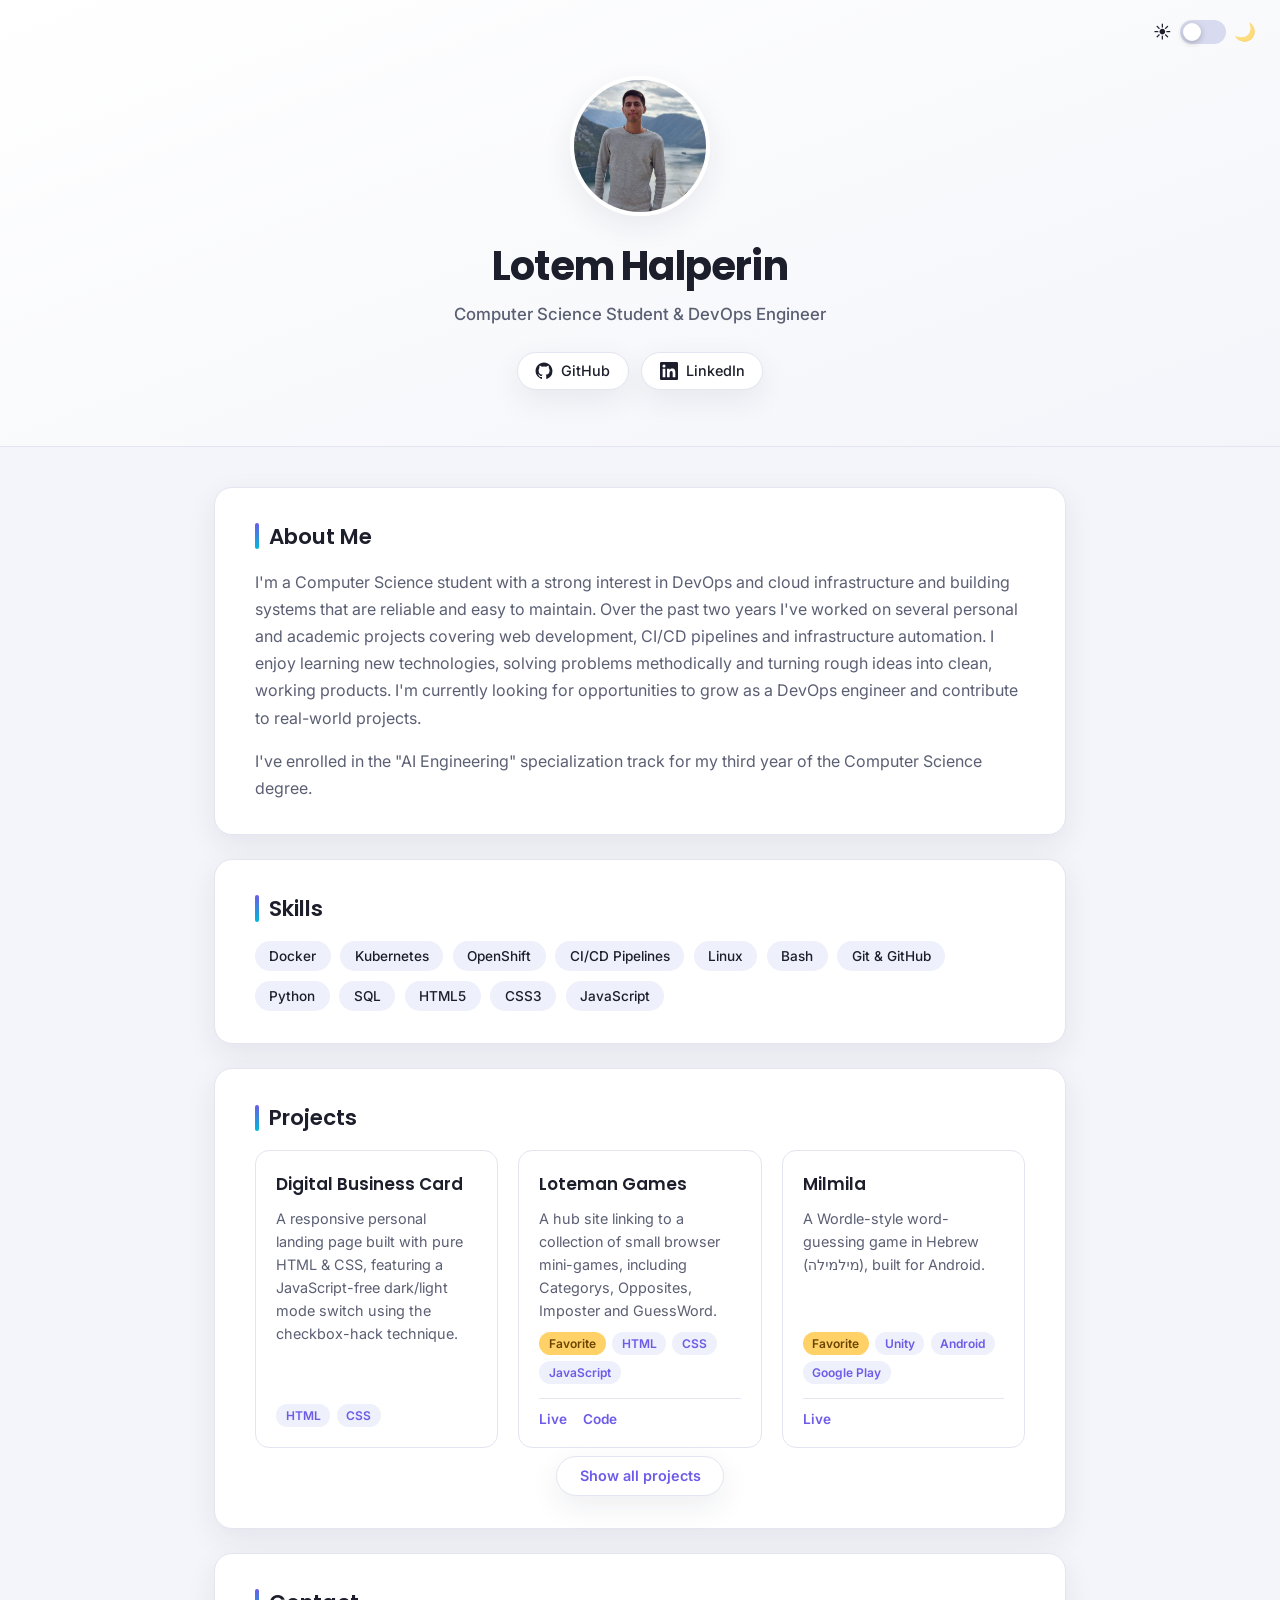
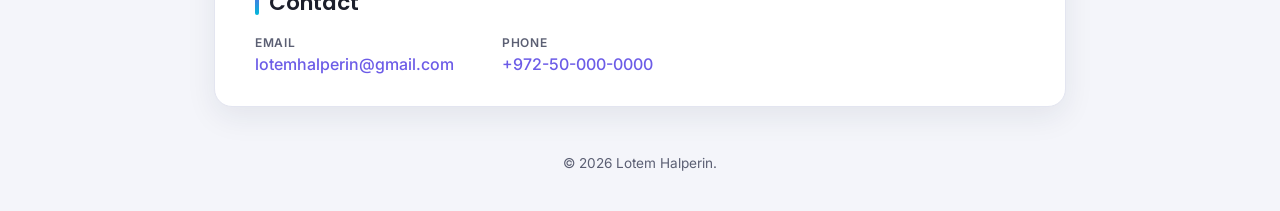
<file: index.html>
<!DOCTYPE html>
<html lang="en">
<head>
  <meta charset="UTF-8">
  <meta name="viewport" content="width=device-width, initial-scale=1.0">
  <title>Lotem Halperin | Digital Business Card</title>
  <meta name="description" content="Digital business card for Lotem Halperin, Computer Science student and DevOps Engineer.">
  <link rel="preconnect" href="https://fonts.googleapis.com">
  <link href="https://fonts.googleapis.com/css2?family=Poppins:wght@400;500;600;700&family=Inter:wght@400;500;600&display=swap" rel="stylesheet">
  <link rel="stylesheet" href="style.css">
</head>
<body>

  <!-- Pure-CSS theme switch: this checkbox drives every dark-mode rule via the ~ combinator below -->
  <input type="checkbox" id="theme-toggle" class="theme-toggle-input">

  <div class="site">

    <header class="hero">
      <div class="hero__toggle">
        <label for="theme-toggle" class="theme-switch" aria-label="Toggle dark mode">
          <span class="theme-switch__icon theme-switch__icon--sun">☀️</span>
          <span class="theme-switch__track"><span class="theme-switch__thumb"></span></span>
          <span class="theme-switch__icon theme-switch__icon--moon">🌙</span>
        </label>
      </div>

      <div class="hero__content">
        <img class="hero__photo" src="assets/profile.jpg" alt="Portrait of Lotem Halperin">
        <h1 class="hero__name">Lotem Halperin</h1>
        <p class="hero__title">Computer Science Student &amp; DevOps Engineer</p>

        <nav class="hero__socials" aria-label="Social links">
          <a class="social-btn" href="https://github.com/Loteman" target="_blank" rel="noopener noreferrer">
            <svg class="social-btn__icon" viewBox="0 0 24 24" fill="currentColor" aria-hidden="true"><path d="M12 .5C5.73.5.75 5.48.75 11.75c0 5.02 3.26 9.28 7.78 10.78.57.1.78-.25.78-.55 0-.27-.01-1.16-.02-2.11-3.16.69-3.83-1.34-3.83-1.34-.52-1.31-1.26-1.66-1.26-1.66-1.03-.7.08-.69.08-.69 1.14.08 1.74 1.17 1.74 1.17 1.01 1.74 2.65 1.24 3.3.95.1-.73.4-1.24.72-1.53-2.52-.29-5.17-1.26-5.17-5.6 0-1.24.44-2.24 1.17-3.03-.12-.29-.51-1.46.11-3.04 0 0 .96-.31 3.14 1.16a10.9 10.9 0 0 1 5.72 0c2.18-1.47 3.14-1.16 3.14-1.16.62 1.58.23 2.75.11 3.04.73.79 1.17 1.79 1.17 3.03 0 4.35-2.65 5.31-5.18 5.59.41.35.77 1.04.77 2.11 0 1.52-.01 2.75-.01 3.12 0 .3.2.66.79.55A11.26 11.26 0 0 0 23.25 11.75C23.25 5.48 18.27.5 12 .5Z"/></svg>
            <span>GitHub</span>
          </a>
          <a class="social-btn" href="https://www.linkedin.com/in/lotem-halperin-0811503b7/" target="_blank" rel="noopener noreferrer">
            <svg class="social-btn__icon" viewBox="0 0 24 24" fill="currentColor" aria-hidden="true"><path d="M20.45 20.45h-3.55v-5.57c0-1.33-.02-3.03-1.85-3.03-1.85 0-2.14 1.45-2.14 2.94v5.66H9.36V9h3.41v1.56h.05c.47-.9 1.63-1.85 3.36-1.85 3.6 0 4.27 2.37 4.27 5.45v6.29ZM5.34 7.43a2.06 2.06 0 1 1 0-4.12 2.06 2.06 0 0 1 0 4.12ZM7.12 20.45H3.56V9h3.56v11.45ZM22.22 0H1.77C.8 0 0 .78 0 1.75v20.5C0 23.22.8 24 1.77 24h20.45c.98 0 1.78-.78 1.78-1.75V1.75C24 .78 23.2 0 22.22 0Z"/></svg>
            <span>LinkedIn</span>
          </a>
        </nav>
      </div>
    </header>

    <main class="content">

      <section class="card" id="about" aria-labelledby="about-heading">
        <h2 id="about-heading" class="card__heading">About Me</h2>
        <p class="card__text">
          I'm a Computer Science student with a strong interest in DevOps and cloud infrastructure and
          building systems that are reliable and easy to maintain. Over the past two years I've worked on
          several personal and academic projects covering web development, CI/CD pipelines and
          infrastructure automation. I enjoy learning new technologies, solving problems methodically and
          turning rough ideas into clean, working products. I'm currently looking for opportunities to
          grow as a DevOps engineer and contribute to real-world projects.
        </p>
        <p class="card__text">
          I've enrolled in the "AI Engineering" specialization track for my third year of the
          Computer Science degree.
        </p>
      </section>

      <section class="card" id="skills" aria-labelledby="skills-heading">
        <h2 id="skills-heading" class="card__heading">Skills</h2>
        <ul class="skills">
          <li class="skills__item">Docker</li>
          <li class="skills__item">Kubernetes</li>
          <li class="skills__item">OpenShift</li>
          <li class="skills__item">CI/CD Pipelines</li>
          <li class="skills__item">Linux</li>
          <li class="skills__item">Bash</li>
          <li class="skills__item">Git &amp; GitHub</li>
          <li class="skills__item">Python</li>
          <li class="skills__item">SQL</li>
          <li class="skills__item">HTML5</li>
          <li class="skills__item">CSS3</li>
          <li class="skills__item">JavaScript</li>
        </ul>
      </section>

      <section class="card" id="projects" aria-labelledby="projects-heading">
        <h2 id="projects-heading" class="card__heading">Projects</h2>
        <div class="projects">

          <article class="project">
            <h3 class="project__title">Digital Business Card</h3>
            <p class="project__desc">
              A responsive personal landing page built with pure HTML &amp; CSS, featuring a
              JavaScript-free dark/light mode switch using the checkbox-hack technique.
            </p>
            <p class="project__tags"><span>HTML</span><span>CSS</span></p>
          </article>

          <article class="project">
            <h3 class="project__title">Loteman Games</h3>
            <p class="project__desc">
              A hub site linking to a collection of small browser mini-games, including
              Categorys, Opposites, Imposter and GuessWord.
            </p>
            <p class="project__tags"><span class="tag--favorite">Favorite</span><span>HTML</span><span>CSS</span><span>JavaScript</span></p>
            <p class="project__links">
              <a href="https://loteman.github.io/Loteman-Games" target="_blank" rel="noopener noreferrer">Live</a>
              <a href="https://github.com/Loteman/Loteman-Games" target="_blank" rel="noopener noreferrer">Code</a>
            </p>
          </article>

          <article class="project">
            <h3 class="project__title">Milmila</h3>
            <p class="project__desc">
              A Wordle-style word-guessing game in Hebrew (&#1502;&#1497;&#1500;&#1502;&#1497;&#1500;&#1492;), built for Android.
            </p>
            <p class="project__tags"><span class="tag--favorite">Favorite</span><span>Unity</span><span>Android</span><span>Google Play</span></p>
            <p class="project__links">
              <a href="https://play.google.com/store/apps/details?id=io.lotemangames.com.unity.template.mobile2D&amp;hl=he" target="_blank" rel="noopener noreferrer">Live</a>
            </p>
          </article>

        </div>

        <p class="section-footer">
          <a class="btn btn--outline" href="projects.html">Show all projects</a>
        </p>
      </section>

      <section class="card" id="contact" aria-labelledby="contact-heading">
        <h2 id="contact-heading" class="card__heading">Contact</h2>
        <ul class="contact">
          <li class="contact__item">
            <span class="contact__label">Email</span>
            <a href="mailto:lotemhalperin@gmail.com">lotemhalperin@gmail.com</a>
          </li>
          <li class="contact__item">
            <span class="contact__label">Phone</span>
            <a href="tel:+972500000000">+972-50-000-0000</a>
          </li>
        </ul>
      </section>

    </main>

    <footer class="footer">
      <p>&copy; 2026 Lotem Halperin.</p>
    </footer>

  </div>

</body>
</html>
</file>
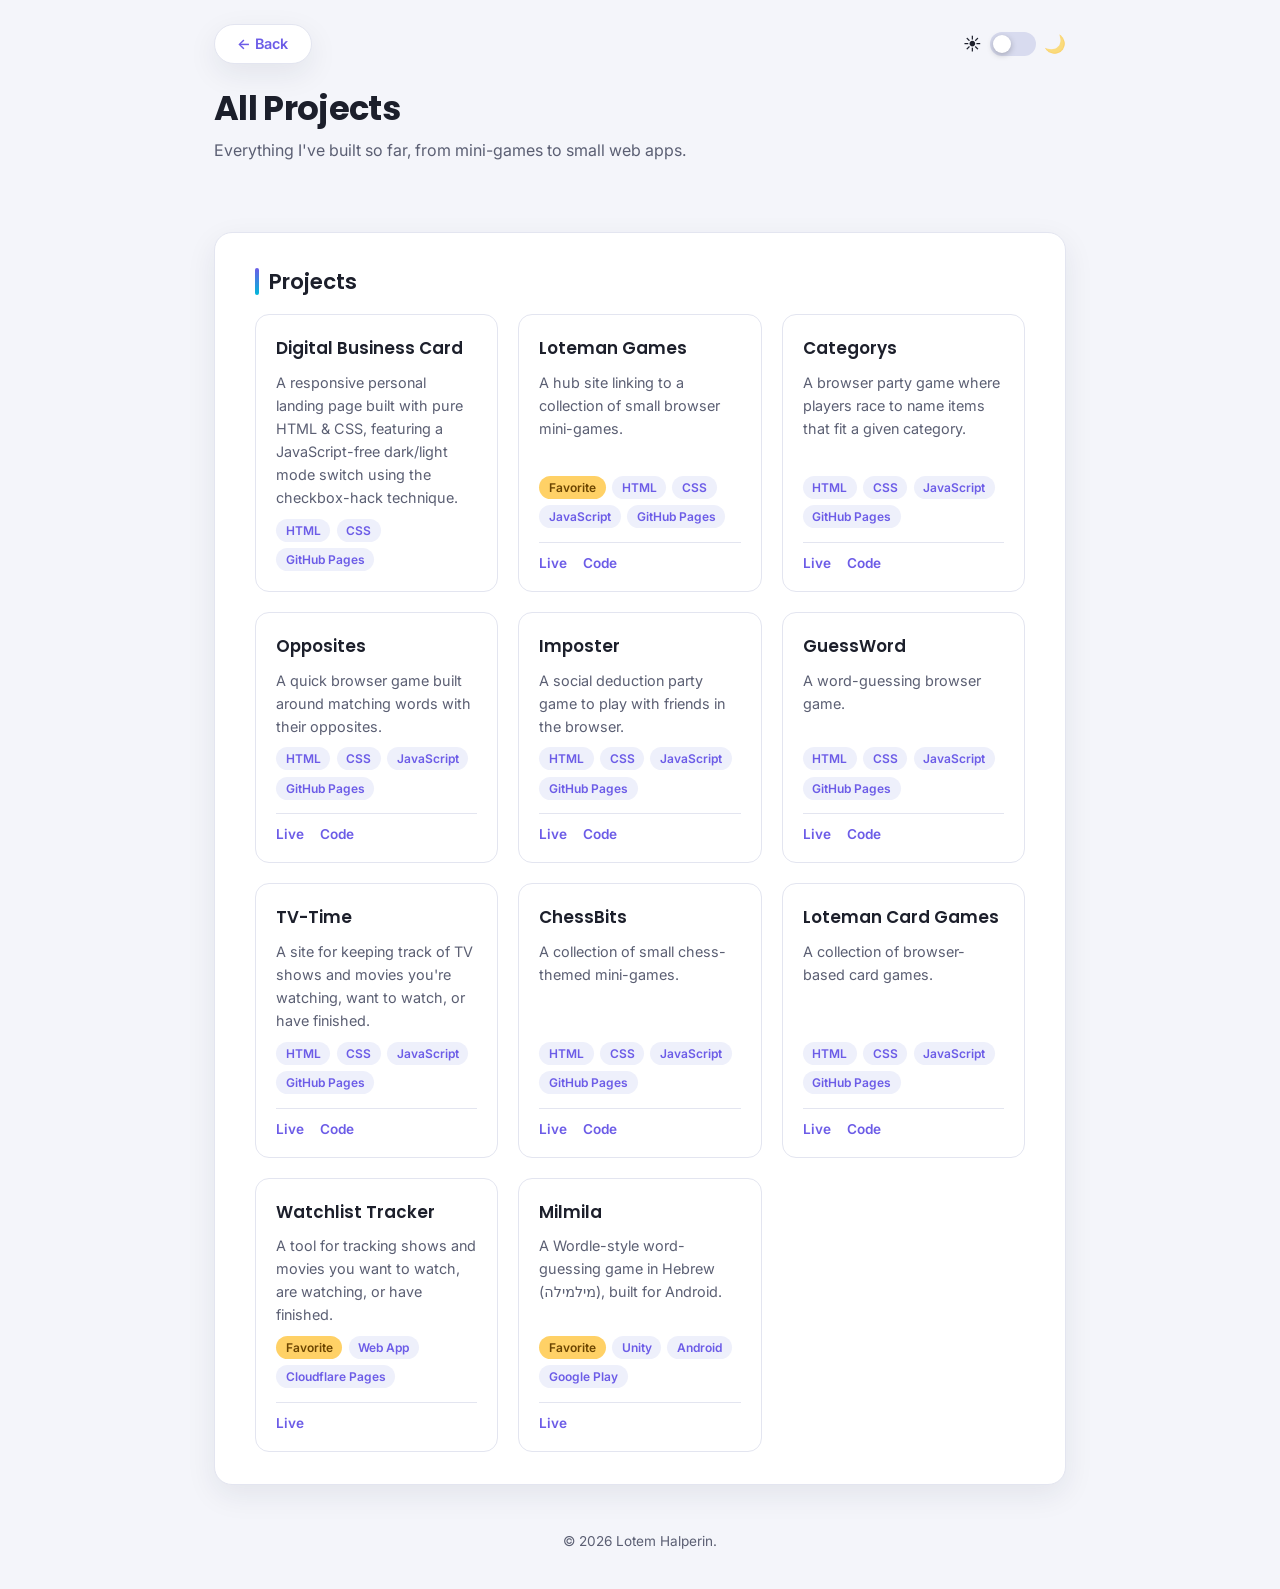
<file: projects.html>
<!DOCTYPE html>
<html lang="en">
<head>
  <meta charset="UTF-8">
  <meta name="viewport" content="width=device-width, initial-scale=1.0">
  <title>All Projects | Lotem Halperin</title>
  <meta name="description" content="Full list of projects by Lotem Halperin.">
  <link rel="preconnect" href="https://fonts.googleapis.com">
  <link href="https://fonts.googleapis.com/css2?family=Poppins:wght@400;500;600;700&family=Inter:wght@400;500;600&display=swap" rel="stylesheet">
  <link rel="stylesheet" href="style.css">
</head>
<body>

  <!-- Pure-CSS theme switch: this checkbox drives every dark-mode rule via the ~ combinator below -->
  <input type="checkbox" id="theme-toggle" class="theme-toggle-input">

  <div class="site">

    <div class="page-topbar">
      <a class="btn btn--outline" href="index.html">&larr; Back</a>
      <label for="theme-toggle" class="theme-switch" aria-label="Toggle dark mode">
        <span class="theme-switch__icon theme-switch__icon--sun">☀️</span>
        <span class="theme-switch__track"><span class="theme-switch__thumb"></span></span>
        <span class="theme-switch__icon theme-switch__icon--moon">🌙</span>
      </label>
    </div>

    <header class="page-hero">
      <h1 class="page-hero__title">All Projects</h1>
      <p class="page-hero__subtitle">Everything I've built so far, from mini-games to small web apps.</p>
    </header>

    <main class="content">

      <section class="card" aria-labelledby="projects-heading">
        <h2 id="projects-heading" class="card__heading">Projects</h2>
        <div class="projects">

          <article class="project">
            <h3 class="project__title">Digital Business Card</h3>
            <p class="project__desc">
              A responsive personal landing page built with pure HTML &amp; CSS, featuring a
              JavaScript-free dark/light mode switch using the checkbox-hack technique.
            </p>
            <p class="project__tags"><span>HTML</span><span>CSS</span><span>GitHub Pages</span></p>
          </article>

          <article class="project">
            <h3 class="project__title">Loteman Games</h3>
            <p class="project__desc">
              A hub site linking to a collection of small browser mini-games.
            </p>
            <p class="project__tags"><span class="tag--favorite">Favorite</span><span>HTML</span><span>CSS</span><span>JavaScript</span><span>GitHub Pages</span></p>
            <p class="project__links">
              <a href="https://loteman.github.io/Loteman-Games" target="_blank" rel="noopener noreferrer">Live</a>
              <a href="https://github.com/Loteman/Loteman-Games" target="_blank" rel="noopener noreferrer">Code</a>
            </p>
          </article>

          <article class="project">
            <h3 class="project__title">Categorys</h3>
            <p class="project__desc">
              A browser party game where players race to name items that fit a given category.
            </p>
            <p class="project__tags"><span>HTML</span><span>CSS</span><span>JavaScript</span><span>GitHub Pages</span></p>
            <p class="project__links">
              <a href="https://loteman.github.io/Categorys/" target="_blank" rel="noopener noreferrer">Live</a>
              <a href="https://github.com/Loteman/Categorys" target="_blank" rel="noopener noreferrer">Code</a>
            </p>
          </article>

          <article class="project">
            <h3 class="project__title">Opposites</h3>
            <p class="project__desc">
              A quick browser game built around matching words with their opposites.
            </p>
            <p class="project__tags"><span>HTML</span><span>CSS</span><span>JavaScript</span><span>GitHub Pages</span></p>
            <p class="project__links">
              <a href="https://loteman.github.io/Opposites/" target="_blank" rel="noopener noreferrer">Live</a>
              <a href="https://github.com/Loteman/Opposites" target="_blank" rel="noopener noreferrer">Code</a>
            </p>
          </article>

          <article class="project">
            <h3 class="project__title">Imposter</h3>
            <p class="project__desc">
              A social deduction party game to play with friends in the browser.
            </p>
            <p class="project__tags"><span>HTML</span><span>CSS</span><span>JavaScript</span><span>GitHub Pages</span></p>
            <p class="project__links">
              <a href="https://loteman.github.io/Imposter/" target="_blank" rel="noopener noreferrer">Live</a>
              <a href="https://github.com/Loteman/Imposter" target="_blank" rel="noopener noreferrer">Code</a>
            </p>
          </article>

          <article class="project">
            <h3 class="project__title">GuessWord</h3>
            <p class="project__desc">
              A word-guessing browser game.
            </p>
            <p class="project__tags"><span>HTML</span><span>CSS</span><span>JavaScript</span><span>GitHub Pages</span></p>
            <p class="project__links">
              <a href="https://loteman.github.io/GuessWord/" target="_blank" rel="noopener noreferrer">Live</a>
              <a href="https://github.com/Loteman/GuessWord" target="_blank" rel="noopener noreferrer">Code</a>
            </p>
          </article>

          <article class="project">
            <h3 class="project__title">TV-Time</h3>
            <p class="project__desc">
              A site for keeping track of TV shows and movies you're watching, want to watch,
              or have finished.
            </p>
            <p class="project__tags"><span>HTML</span><span>CSS</span><span>JavaScript</span><span>GitHub Pages</span></p>
            <p class="project__links">
              <a href="https://loteman.github.io/TV-Time/" target="_blank" rel="noopener noreferrer">Live</a>
              <a href="https://github.com/Loteman/TV-Time" target="_blank" rel="noopener noreferrer">Code</a>
            </p>
          </article>

          <article class="project">
            <h3 class="project__title">ChessBits</h3>
            <p class="project__desc">
              A collection of small chess-themed mini-games.
            </p>
            <p class="project__tags"><span>HTML</span><span>CSS</span><span>JavaScript</span><span>GitHub Pages</span></p>
            <p class="project__links">
              <a href="https://loteman.github.io/Mini-Chess-Games/" target="_blank" rel="noopener noreferrer">Live</a>
              <a href="https://github.com/Loteman/Mini-Chess-Games" target="_blank" rel="noopener noreferrer">Code</a>
            </p>
          </article>

          <article class="project">
            <h3 class="project__title">Loteman Card Games</h3>
            <p class="project__desc">
              A collection of browser-based card games.
            </p>
            <p class="project__tags"><span>HTML</span><span>CSS</span><span>JavaScript</span><span>GitHub Pages</span></p>
            <p class="project__links">
              <a href="https://loteman.github.io/Loteman_Card_Games/" target="_blank" rel="noopener noreferrer">Live</a>
              <a href="https://github.com/Loteman/Loteman_Card_Games" target="_blank" rel="noopener noreferrer">Code</a>
            </p>
          </article>

          <article class="project">
            <h3 class="project__title">Watchlist Tracker</h3>
            <p class="project__desc">
              A tool for tracking shows and movies you want to watch, are watching, or have finished.
            </p>
            <p class="project__tags"><span class="tag--favorite">Favorite</span><span>Web App</span><span>Cloudflare Pages</span></p>
            <p class="project__links">
              <a href="https://geeks-watchlist.pages.dev" target="_blank" rel="noopener noreferrer">Live</a>
            </p>
          </article>

          <article class="project">
            <h3 class="project__title">Milmila</h3>
            <p class="project__desc">
              A Wordle-style word-guessing game in Hebrew (&#1502;&#1497;&#1500;&#1502;&#1497;&#1500;&#1492;), built for Android.
            </p>
            <p class="project__tags"><span class="tag--favorite">Favorite</span><span>Unity</span><span>Android</span><span>Google Play</span></p>
            <p class="project__links">
              <a href="https://play.google.com/store/apps/details?id=io.lotemangames.com.unity.template.mobile2D&amp;hl=he" target="_blank" rel="noopener noreferrer">Live</a>
            </p>
          </article>

        </div>
      </section>

    </main>

    <footer class="footer">
      <p>&copy; 2026 Lotem Halperin.</p>
    </footer>

  </div>

</body>
</html>
</file>
<file: style.css>
/* ==========================================================================
   Digital Business Card — external stylesheet
   HTML + CSS only, no JavaScript. Dark/light mode is driven purely by the
   hidden #theme-toggle checkbox using the "checkbox hack".
   ========================================================================== */

/* ---- Reset ---- */
* {
  box-sizing: border-box;
  margin: 0;
  padding: 0;
}

html {
  scroll-behavior: smooth;
}

img {
  max-width: 100%;
  display: block;
}

a {
  color: inherit;
  text-decoration: none;
}

ul {
  list-style: none;
}

body {
  font-family: 'Inter', system-ui, sans-serif;
}

/* ---- Theme tokens (light mode = default) ---- */
.site {
  --bg: #f4f5fa;
  --bg-alt: #ffffff;
  --text: #1c1f2b;
  --text-muted: #5b5f73;
  --accent: #6c5ce7;
  --accent-2: #00b8d9;
  --border: #e3e5f0;
  --shadow: 0 10px 30px rgba(31, 34, 63, 0.08);
  --chip-bg: #eef0fb;
  --toggle-track: #d8dbef;
  --toggle-thumb: #ffffff;

  background: var(--bg);
  color: var(--text);
  min-height: 100vh;
  transition: background 0.3s ease, color 0.3s ease;
}

/* ---- Dark mode overrides ---- */
.theme-toggle-input:checked ~ .site {
  --bg: #12131c;
  --bg-alt: #1a1c29;
  --text: #f2f3fa;
  --text-muted: #a8abc2;
  --accent: #9a8bff;
  --accent-2: #3fd6f0;
  --border: #2b2e42;
  --shadow: 0 10px 30px rgba(0, 0, 0, 0.4);
  --chip-bg: #232537;
  --toggle-track: #3a3d57;
  --toggle-thumb: #12131c;
}

/* Hide the raw checkbox but keep it accessible/focusable */
.theme-toggle-input {
  position: absolute;
  opacity: 0;
  width: 1px;
  height: 1px;
  overflow: hidden;
}

/* ==========================================================================
   Theme switch control
   ========================================================================== */

.hero__toggle {
  display: flex;
  justify-content: flex-end;
  padding: 1.25rem 1.5rem 0;
}

.theme-switch {
  display: inline-flex;
  align-items: center;
  gap: 0.5rem;
  cursor: pointer;
  user-select: none;
}

.theme-switch__icon {
  font-size: 1.1rem;
  line-height: 1;
  opacity: 0.6;
  transition: opacity 0.2s ease;
}

.theme-switch__track {
  position: relative;
  width: 46px;
  height: 24px;
  border-radius: 999px;
  background: var(--toggle-track);
  transition: background 0.3s ease;
}

.theme-switch__thumb {
  position: absolute;
  top: 3px;
  left: 3px;
  width: 18px;
  height: 18px;
  border-radius: 50%;
  background: var(--toggle-thumb);
  box-shadow: 0 2px 6px rgba(0, 0, 0, 0.25);
  transition: transform 0.3s ease;
}

.theme-toggle-input:checked ~ .site .theme-switch__thumb {
  transform: translateX(22px);
}

.theme-toggle-input:checked ~ .site .theme-switch__icon--moon {
  opacity: 1;
}

.theme-toggle-input:not(:checked) ~ .site .theme-switch__icon--sun {
  opacity: 1;
}

.theme-toggle-input:focus-visible ~ .site .theme-switch__track {
  outline: 2px solid var(--accent);
  outline-offset: 2px;
}

/* ==========================================================================
   Hero
   ========================================================================== */

.hero {
  background: linear-gradient(160deg, var(--bg-alt), var(--bg));
  border-bottom: 1px solid var(--border);
}

.hero__content {
  max-width: 720px;
  margin: 0 auto;
  padding: 1.5rem 1.5rem 3rem;
  text-align: center;
  display: flex;
  flex-direction: column;
  align-items: center;
}

.hero__photo {
  width: 140px;
  height: 140px;
  border-radius: 50%;
  object-fit: cover;
  box-shadow: var(--shadow);
  border: 4px solid var(--bg-alt);
  margin-bottom: 1.25rem;
}

.hero__name {
  font-family: 'Poppins', 'Inter', sans-serif;
  font-size: clamp(1.75rem, 4vw, 2.5rem);
  font-weight: 700;
  letter-spacing: -0.02em;
}

.hero__title {
  margin-top: 0.5rem;
  font-size: 1.05rem;
  font-weight: 500;
  color: var(--text-muted);
}

.hero__socials {
  display: flex;
  flex-wrap: wrap;
  justify-content: center;
  gap: 0.75rem;
  margin-top: 1.75rem;
}

.social-btn {
  display: inline-flex;
  align-items: center;
  gap: 0.5rem;
  padding: 0.55rem 1.1rem;
  border-radius: 999px;
  background: var(--bg-alt);
  border: 1px solid var(--border);
  font-weight: 500;
  font-size: 0.9rem;
  box-shadow: var(--shadow);
  transition: transform 0.2s ease, border-color 0.2s ease;
}

.social-btn:hover,
.social-btn:focus-visible {
  transform: translateY(-2px);
  border-color: var(--accent);
}

.social-btn__icon {
  width: 18px;
  height: 18px;
}

/* ==========================================================================
   Content sections
   ========================================================================== */

.content {
  max-width: 900px;
  margin: 0 auto;
  padding: 2.5rem 1.5rem 1rem;
  display: flex;
  flex-direction: column;
  gap: 1.5rem;
}

.card {
  background: var(--bg-alt);
  border: 1px solid var(--border);
  border-radius: 18px;
  padding: 1.75rem 2rem;
  box-shadow: var(--shadow);
}

.card__heading {
  font-family: 'Poppins', 'Inter', sans-serif;
  font-size: 1.35rem;
  font-weight: 600;
  margin-bottom: 1rem;
  position: relative;
  padding-left: 0.9rem;
}

.card__heading::before {
  content: "";
  position: absolute;
  left: 0;
  top: 0.15em;
  bottom: 0.15em;
  width: 4px;
  border-radius: 999px;
  background: linear-gradient(180deg, var(--accent), var(--accent-2));
}

.card__text {
  color: var(--text-muted);
  line-height: 1.7;
  font-size: 1rem;
}

.card__text + .card__text {
  margin-top: 1rem;
}

/* ---- Skills ---- */

.skills {
  display: flex;
  flex-wrap: wrap;
  gap: 0.6rem;
}

.skills__item {
  background: var(--chip-bg);
  color: var(--text);
  padding: 0.45rem 0.9rem;
  border-radius: 999px;
  font-size: 0.85rem;
  font-weight: 500;
}

/* ---- Projects ---- */

.projects {
  display: grid;
  grid-template-columns: repeat(auto-fit, minmax(220px, 1fr));
  gap: 1.25rem;
}

.project {
  border: 1px solid var(--border);
  border-radius: 14px;
  padding: 1.25rem;
  display: flex;
  flex-direction: column;
  gap: 0.6rem;
  transition: transform 0.2s ease, box-shadow 0.2s ease;
}

.project:hover {
  transform: translateY(-3px);
  box-shadow: var(--shadow);
}

.project__title {
  font-family: 'Poppins', 'Inter', sans-serif;
  font-size: 1.05rem;
  font-weight: 600;
}

.project__desc {
  color: var(--text-muted);
  font-size: 0.9rem;
  line-height: 1.6;
  flex: 1;
}

.project__tags {
  display: flex;
  flex-wrap: wrap;
  gap: 0.4rem;
}

.project__tags span {
  background: var(--chip-bg);
  color: var(--accent);
  font-size: 0.75rem;
  font-weight: 600;
  padding: 0.25rem 0.6rem;
  border-radius: 999px;
}

.project__tags .tag--favorite {
  background: #ffd166;
  color: #6b4400;
}

.project__links {
  display: flex;
  flex-wrap: wrap;
  gap: 1rem;
  margin-top: 0.25rem;
  border-top: 1px solid var(--border);
  padding-top: 0.75rem;
}

.project__links a {
  font-size: 0.85rem;
  font-weight: 600;
  color: var(--accent);
}

.project__links a:hover,
.project__links a:focus-visible {
  text-decoration: underline;
}

/* ---- Buttons ---- */

.section-footer {
  display: flex;
  justify-content: center;
  margin-top: 0.5rem;
}

.btn {
  display: inline-flex;
  align-items: center;
  gap: 0.4rem;
  padding: 0.65rem 1.4rem;
  border-radius: 999px;
  font-weight: 600;
  font-size: 0.9rem;
  transition: transform 0.2s ease, border-color 0.2s ease;
}

.btn:hover,
.btn:focus-visible {
  transform: translateY(-2px);
}

.btn--outline {
  background: var(--bg-alt);
  color: var(--accent);
  border: 1px solid var(--border);
  box-shadow: var(--shadow);
}

.btn--outline:hover,
.btn--outline:focus-visible {
  border-color: var(--accent);
}

/* ---- Page top bar (used on secondary pages, e.g. projects.html) ---- */

.page-topbar {
  max-width: 900px;
  margin: 0 auto;
  padding: 1.5rem 1.5rem 0;
  display: flex;
  align-items: center;
  justify-content: space-between;
  gap: 1rem;
}

.page-hero {
  max-width: 900px;
  margin: 0 auto;
  padding: 1.25rem 1.5rem 2rem;
}

.page-hero__title {
  font-family: 'Poppins', 'Inter', sans-serif;
  font-size: clamp(1.6rem, 4vw, 2.1rem);
  font-weight: 700;
  letter-spacing: -0.02em;
}

.page-hero__subtitle {
  margin-top: 0.4rem;
  color: var(--text-muted);
  font-size: 1rem;
}

/* ---- Contact ---- */

.contact {
  display: flex;
  flex-wrap: wrap;
  gap: 1.5rem;
}

.contact__item {
  display: flex;
  flex-direction: column;
  gap: 0.25rem;
}

.contact__label {
  font-size: 0.75rem;
  text-transform: uppercase;
  letter-spacing: 0.06em;
  color: var(--text-muted);
  font-weight: 600;
}

.contact__item a {
  font-weight: 500;
  color: var(--accent);
}

.contact__item a:hover,
.contact__item a:focus-visible {
  text-decoration: underline;
}

/* ---- Footer ---- */

.footer {
  text-align: center;
  padding: 2rem 1.5rem 2.5rem;
  color: var(--text-muted);
  font-size: 0.85rem;
}

/* ==========================================================================
   Responsive breakpoints
   ========================================================================== */

@media (min-width: 640px) {
  .contact {
    gap: 3rem;
  }
}

@media (min-width: 768px) {
  .hero__content {
    padding: 2rem 1.5rem 3.5rem;
  }

  .card {
    padding: 2rem 2.5rem;
  }
}

@media (max-width: 480px) {
  .hero__photo {
    width: 110px;
    height: 110px;
  }

  .card {
    padding: 1.5rem;
    border-radius: 14px;
  }

  .social-btn span {
    display: none;
  }

  .social-btn {
    padding: 0.6rem;
  }
}
</file>
